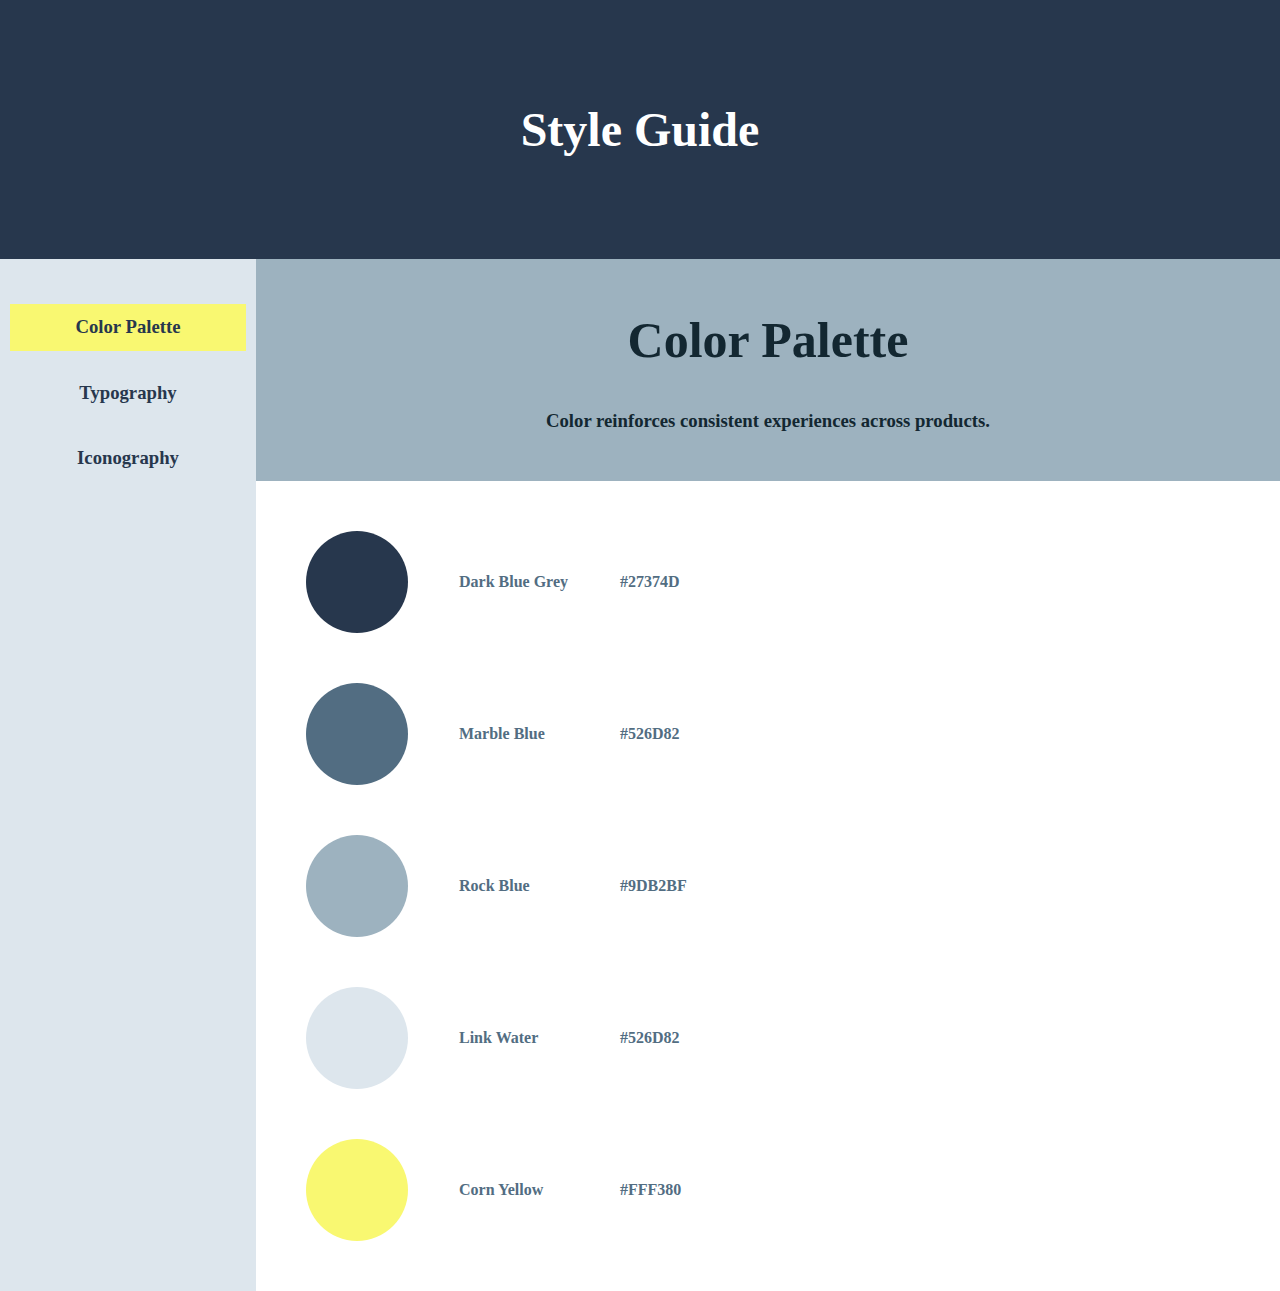
<file: index.html>
<!DOCTYPE html>
<html lang="en">


<head>
    <link rel="stylesheet" href="styles.css">
</head>

<body>
        
    </div>
    <div class="grid">
        <div class="item-a">
            <h1 class="banner-heading">Style Guide</h1>
        </div>

        <div class="item-b">
            <h2>Color Palette</h2>
            <h3 class="sub-heading">Color reinforces consistent experiences across products.</h3>
        </div>

        <div class="item-c">
            <ul>
                <li><h3 class="selected">Color Palette</h3></li>
                <li><h3><a href="index_typo.html"> Typography</a></h3></li>
                <li><h3><a href="index_icon.html">Iconography</a></h3></li>
            </ul>
        </div>

        <div class="item-d">
            
            <table class="color_sample">
                <tr>
                    <td class="color-01"></td>
                    <td class="color-name">Dark Blue Grey</td>
                    <td class="color-code">#27374D</td>
                </tr>

                <tr>
                    <td class="color-02"></td>
                    <td class="color-name">Marble Blue</td>
                    <td class="color-code">#526D82</td>
                </tr>

                <tr>
                    <td class="color-03"></td>
                    <td class="color-name">Rock Blue</td>
                    <td class="color-code">#9DB2BF</td>
                </tr>

                <tr>
                    <td class="color-04"></td>
                    <td class="color-name">Link Water</td>
                    <td class="color-code">#526D82</td>
                </tr>

                <tr>
                    <td class="color-05"></td>
                    <td class="color-name">Corn Yellow</td>
                    <td class="color-code">#FFF380</td>
                </tr>


            </table>





        </div>

    </div>
    



</body>
</html>
</file>
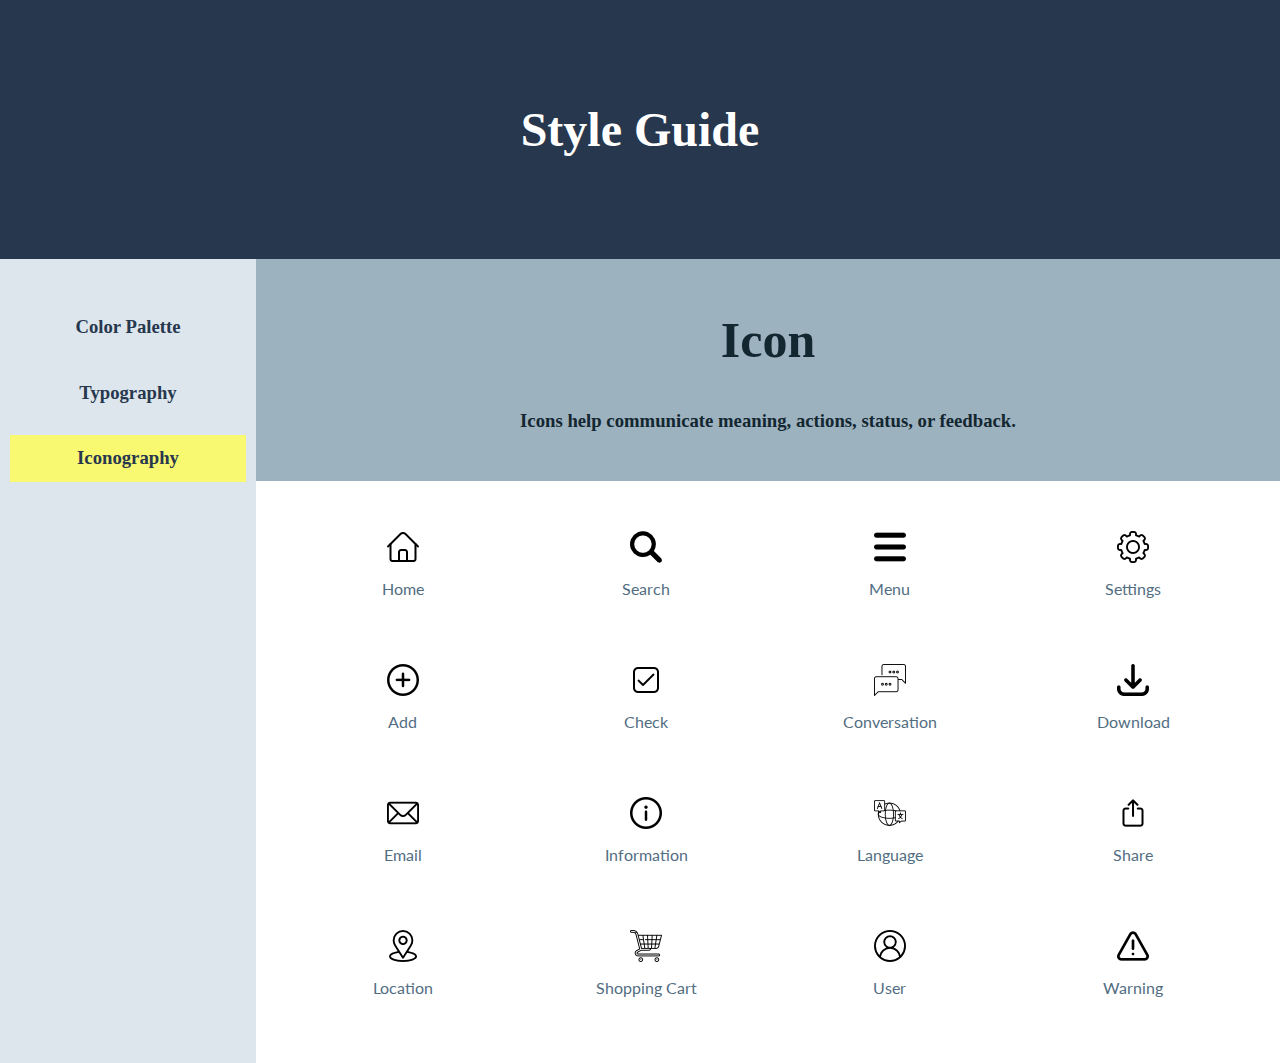
<file: index_icon.html>
<!DOCTYPE html>
<html lang="en">


<head>
    <link rel="stylesheet" href="styles.css">
    <link rel="preconnect" href="https://fonts.googleapis.com">
    <link rel="preconnect" href="https://fonts.gstatic.com" crossorigin>
    <link href="https://fonts.googleapis.com/css2?family=Lato:wght@100;300;400;700;900&display=swap" rel="stylesheet">
</head>

<body>
        
    </div>
    <div class="grid">
        <div class="item-a">
            <h1 class="banner-heading">Style Guide</h1>
        </div>

        <div class="item-b">
            <h2>Icon</h2>
            <h3 class="sub-heading">Icons help communicate meaning, actions, status, or feedback.</h3>
            
        </div>

        <div class="item-c">
            <ul>
                <li><h3><a href="index.html">Color Palette</a> </h3></li>
                <li><h3><a href="index_typo.html">Typography</a></h3></li>
                <li><h3 class="selected">Iconography</h3></li>
            </ul>
        </div>

        <div class="item-d">
            <div class="icon_table">
                <div>
                    <img src="image/home.png" alt="home_icon">
                    <p class="icon_name">Home</p>
                </div>

                <div>
                    <img src="image/Search.png" alt="search_icon">
                    <p class="icon_name">Search</p>
                </div>

                <div>
                    <img src="image/menu.png" alt="menu_icon">
                    <p class="icon_name">Menu</p>
                </div>

                <div>
                    <img src="image/settings.png" alt="setting_icon">
                    <p class="icon_name">Settings</p>
                </div>

                <div>
                    <img src="image/add.png" alt="add_icon">
                    <p class="icon_name">Add</p>
                </div>

                <div>
                    <img src="image/check.png" alt="check_icon">
                    <p class="icon_name">Check</p>
                </div>

                <div>
                    <img src="image/conversation.png" alt="conversation_icon">
                    <p class="icon_name">Conversation</p>
                </div>

                <div>
                    <img src="image/download.png" alt="download_icon">
                    <p class="icon_name">Download</p>
                </div>

                <div>
                    <img src="image/email.png" alt="email_icon">
                    <p class="icon_name">Email</p>
                </div>

                <div>
                    <img src="image/information.png" alt="information_icon">
                    <p class="icon_name">Information</p>
                </div>

                <div>
                    <img src="image/language.png" alt="language_icon">
                    <p class="icon_name">Language</p>
                </div>

                <div>
                    <img src="image/share.png" alt="share_icon">
                    <p class="icon_name">Share</p>
                </div>

                <div>
                    <img src="image/location.png" alt="location_icon">
                    <p class="icon_name">Location</p>
                </div>

                <div>
                    <img src="image/cart.png" alt="cart_icon">
                    <p class="icon_name">Shopping Cart</p>
                </div>

                <div>
                    <img src="image/user.png" alt="user_icon">
                    <p class="icon_name">User</p>
                </div>

                <div>
                    <img src="image/warning.png" alt="warning_icon">
                    <p class="icon_name">Warning</p>
                </div>



            </div>
        </div>


      
       

    </div>
    



</body>
</html>
</file>
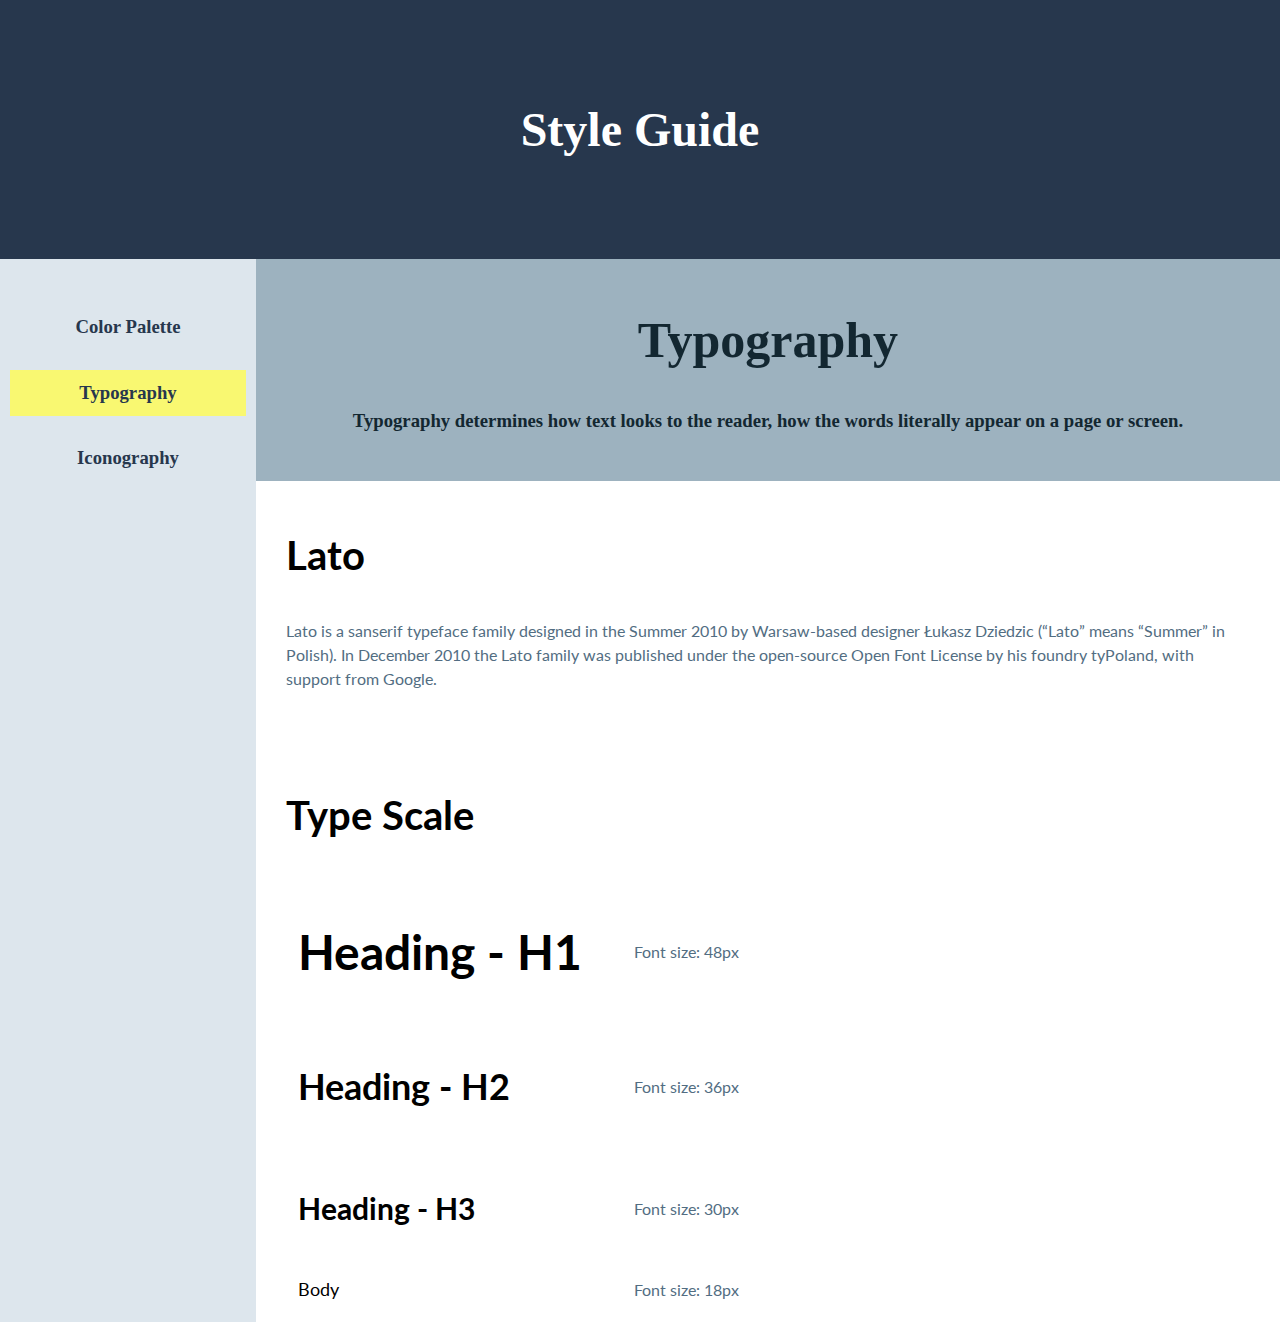
<file: index_typo.html>
<!DOCTYPE html>
<html lang="en">


<head>
    <link rel="stylesheet" href="styles.css">
    <link rel="preconnect" href="https://fonts.googleapis.com">
    <link rel="preconnect" href="https://fonts.gstatic.com" crossorigin>
    <link href="https://fonts.googleapis.com/css2?family=Lato:wght@100;300;400;700;900&display=swap" rel="stylesheet">
</head>

<body>
        
    </div>
    <div class="grid">
        <div class="item-a">
            <h1 class="banner-heading">Style Guide</h1>
        </div>

        <div class="item-b">
            <h2>Typography</h2>
            <h3 class="sub-heading">Typography determines how text looks to the reader, how the words literally appear on a page or screen.</h3>
            
        </div>

        <div class="item-c">
            <ul>
                <li><h3><a href="index.html">Color Palette</a> </h3></li>
                <li><h3 class="selected">Typography</h3></li>
                <li><h3><a href="index_icon.html">Iconography</a></h3></li>
            </ul>
        </div>

        <div class="item-d">
            <div class="lato_style">
                <h3 class="font_style_lato">Lato</h3>
                <p id="description">
                    Lato is a sanserif typeface family designed in the Summer 2010 by Warsaw-based designer Łukasz Dziedzic 
                    (“Lato” means “Summer” in Polish). In December 2010 the Lato family was published under the open-source 
                    Open Font License by his foundry tyPoland, with support from Google.
                </p>
                
                <h3 class="type_scale">Type Scale</h3>
                <table class="type_scale_sample">
                    <tr>
                        <td class="scale_sample"><h1>Heading - H1</h1></td>
                        <td class="sample_detail">Font size: 48px </td>
                    </tr>
                    <tr>
                        <td class="scale_sample"><h2>Heading - H2</h2> </td>
                        <td class="sample_detail">Font size: 36px </td>
                        
                    </tr>
                    <tr>
                        <td class="scale_sample"><h3>Heading - H3</h3> </td>
                        <td class="sample_detail">Font size: 30px </td>
                        
                    </tr>

                    <tr>
                        <td class="scale_sample_body">Body </td>
                        <td class="sample_detail">Font size: 18px </td>
                        
                    </tr>

                </table>

            </div>
        </div>


      
       

    </div>
    



</body>
</html>
</file>
<file: styles.css>
body { 
    top: 0;
    padding: 0;
    margin: 0;
}



.grid { 
    display: grid;
    grid-template-columns: 0.5fr 2fr;
    grid-template-rows: 2fr 1.5fr 6fr;
    grid-template-areas:
    "header header "
    "sidebar subheader"
    "sidebar main"
    ;
    width: 100vw;
    height: 100vh;
    
}


a:visited{ 
text-decoration: none;
color: #27374D ;
}


a { 
    text-decoration: none;
    color: #27374D ;
    }



.item-a { 
    grid-area: header;
    background-color: #27374D ;
}

.item-a h1 { 
    text-align: center;
    color: white;
    padding: 70px 0 ;
    font-size: 48px;
}

.item-b { 
    grid-area: subheader;
    background-color: #9DB2BF;
}

.item-c { 
    grid-area: sidebar;
    background-color: #DDE6ED;
    height: 100%;
}

.item-c ul { 
    list-style-type: none;
    padding: 10px 10px;
    text-align: center;
    line-height: 2.5;
    color: #27374D;
    font-weight: bold;
}

.item-b h3 { 
    text-align: center;
    color: #132731;
    padding-bottom: 30px;

}

.item-b h2 { 
    text-align: center;
    color: #132731;
    font-size: 50px;
    padding-top: 10px;

}

.selected { 
    background-color: #F9F871 ;
}



.item-d { 
    grid-area: main;
}

.item-d ul { 
    list-style-type: none;
    margin: 10px ;
    
}

.item-d ul li { 
    line-height: 1.5;
}



.item-d .color-01 { 
    width: 100px;
    height: 100px;
    border-radius: 50%;
    background: #27374D;
    margin: 50px 0;
}

.item-d .color-02 { 
    width: 100px;
    height: 100px;
    border-radius: 50%;
    background: #526D82;
    margin: 50px 0;
}

.item-d .color-03 { 
    width: 100px;
    height: 100px;
    border-radius: 50%;
    background: #9DB2BF;
    margin: 50px 0;
}

.item-d .color-04 { 
    width: 100px;
    height: 100px;
    border-radius: 50%;
    background: #DDE6ED;
    margin: 50px 0;
}

.item-d .color-05 { 
    width: 100px;
    height: 100px;
    border-radius: 50%;
    background: #F9F871;
    margin: 50px 0;
}






.color_sample { 
    border-spacing: 50px;
}

.color-name { 
    font-weight: bold;
    color: #526D82;
}

.color-code { 
    font-weight: bold;
    color: #526D82;
}

.item-d .lato_style { 
    padding: 10px 30px ;
    font-family: "Lato";
}

.lato_style p { 
    line-height: 1.5;
}

.item-d .font_style_lato { 
    font-weight: bold;
}

.item-d h3 { 
    font-size: 40px;
}

.item-d .type_scale { 
    margin-top: 100px ;
}

.item-d .lato_style td { 
    padding: 10px ;
    padding-right: 40px ;

}

.item-d table { 
    font-family: "Lato";
}

.item-d tr .scale_sample h1 { 
    font-size: 48px  ;
}

.item-d tr .scale_sample h2 { 
    font-size: 36px  ;
}

.item-d tr .scale_sample h3 { 
    font-size: 30px  ;
}

.item-d tr .scale_sample_body { 
    font-size: 18px;
   
}

.sample_detail { 
    color: #526D82;
}

#description { 
    color: #526D82 ;
}

.icon_table { 
    display: grid;
    grid-template-columns: repeat(4, 1fr);
    gap: 50px;
    margin: 50px;
    
}

.icon_table img { 
    display: block;
    margin-left: auto;
    margin-right: auto;
}

.icon_name { 
    text-align: center;
    font-family: "Lato";
    color:  #526D82;
}
</file>
